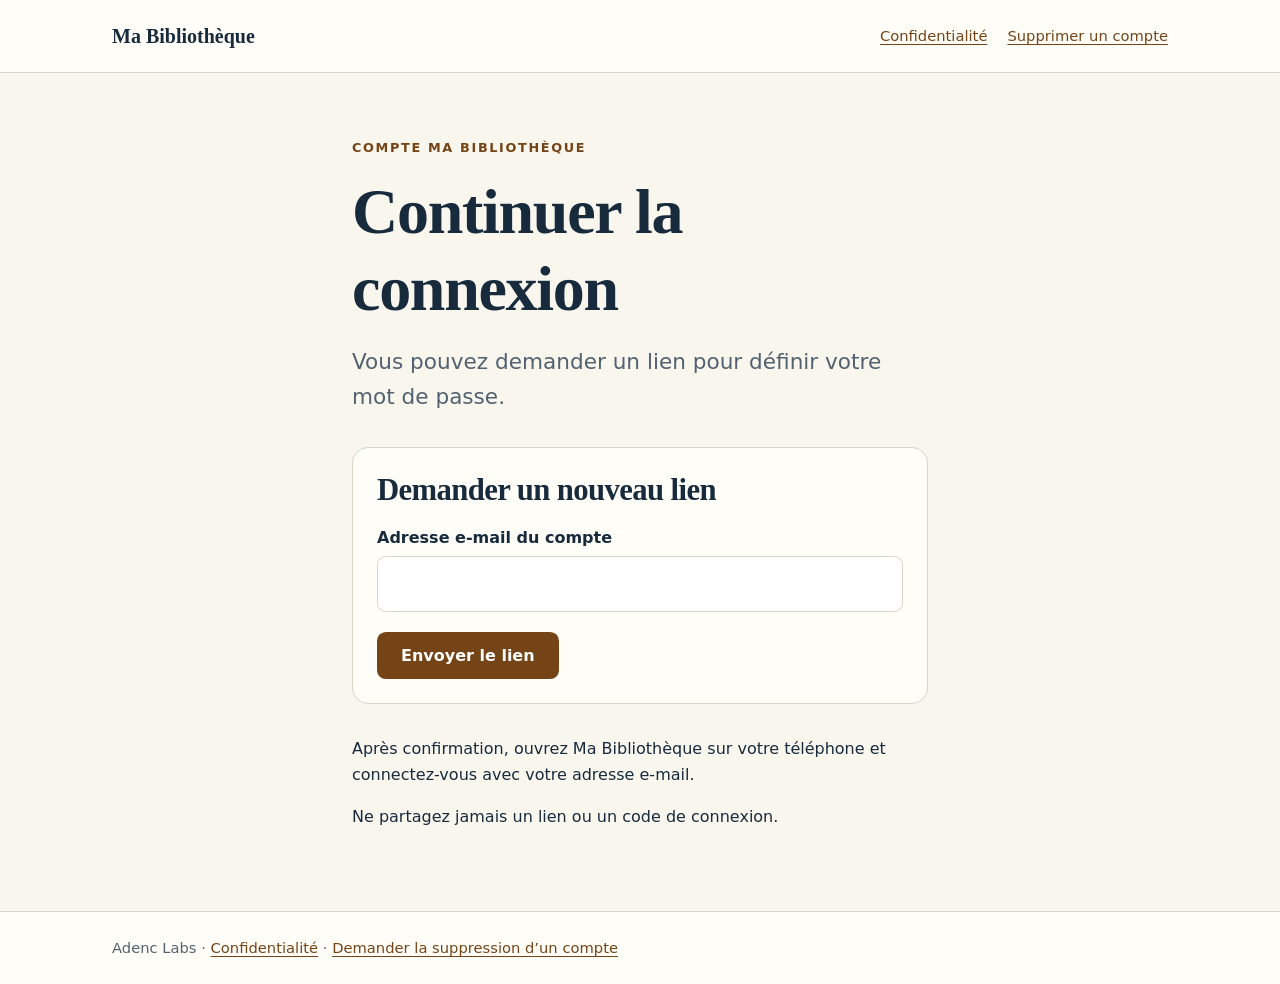
<file: index.html>
<!doctype html>
<html lang="fr">
<head>
  <meta charset="utf-8">
  <meta name="viewport" content="width=device-width, initial-scale=1">
  <meta name="referrer" content="no-referrer">
  <meta http-equiv="Content-Security-Policy" content="default-src 'none'; style-src 'self'; script-src 'self'; connect-src https://biqufagdklropvjkxctp.supabase.co; base-uri 'none'; form-action 'none'">
  <title>Connexion — Ma Bibliothèque</title>
  <link rel="stylesheet" href="style.css">
  <script defer src="auth.js"></script>
</head>
<body>
  <a class="skip" href="#contenu">Aller au contenu</a>
  <header class="site-header"><div class="header-inner"><span class="brand">Ma Bibliothèque</span><nav class="header-nav" aria-label="Informations"><a href="confidentialite.html">Confidentialité</a><a href="suppression-compte.html">Supprimer un compte</a></nav></div></header>
  <main class="wrap auth-wrap" id="contenu">
    <p class="eyebrow">Compte Ma Bibliothèque</p>
    <h1>Continuer la connexion</h1>
    <p id="status" class="lead" role="status">Vérification du lien…</p>
    <form id="password-form" class="auth-card" hidden>
      <h2>Choisir un mot de passe</h2>
      <label for="password">Nouveau mot de passe</label>
      <input id="password" type="password" minlength="8" autocomplete="new-password" required>
      <label for="confirmation">Confirmer le mot de passe</label>
      <input id="confirmation" type="password" minlength="8" autocomplete="new-password" required>
      <button type="submit">Enregistrer</button>
    </form>
    <form id="recovery-form" class="auth-card" hidden>
      <h2>Demander un nouveau lien</h2>
      <label for="email">Adresse e-mail du compte</label>
      <input id="email" type="email" autocomplete="email" required>
      <button type="submit">Envoyer le lien</button>
    </form>
    <p>Après confirmation, ouvrez Ma Bibliothèque sur votre téléphone et connectez-vous avec votre adresse e-mail.</p>
    <p>Ne partagez jamais un lien ou un code de connexion.</p>
  </main>
  <footer class="site-footer"><div><p>Adenc Labs · <a href="confidentialite.html">Confidentialité</a> · <a href="suppression-compte.html">Demander la suppression d’un compte</a></p></div></footer>
</body>
</html>
</file>
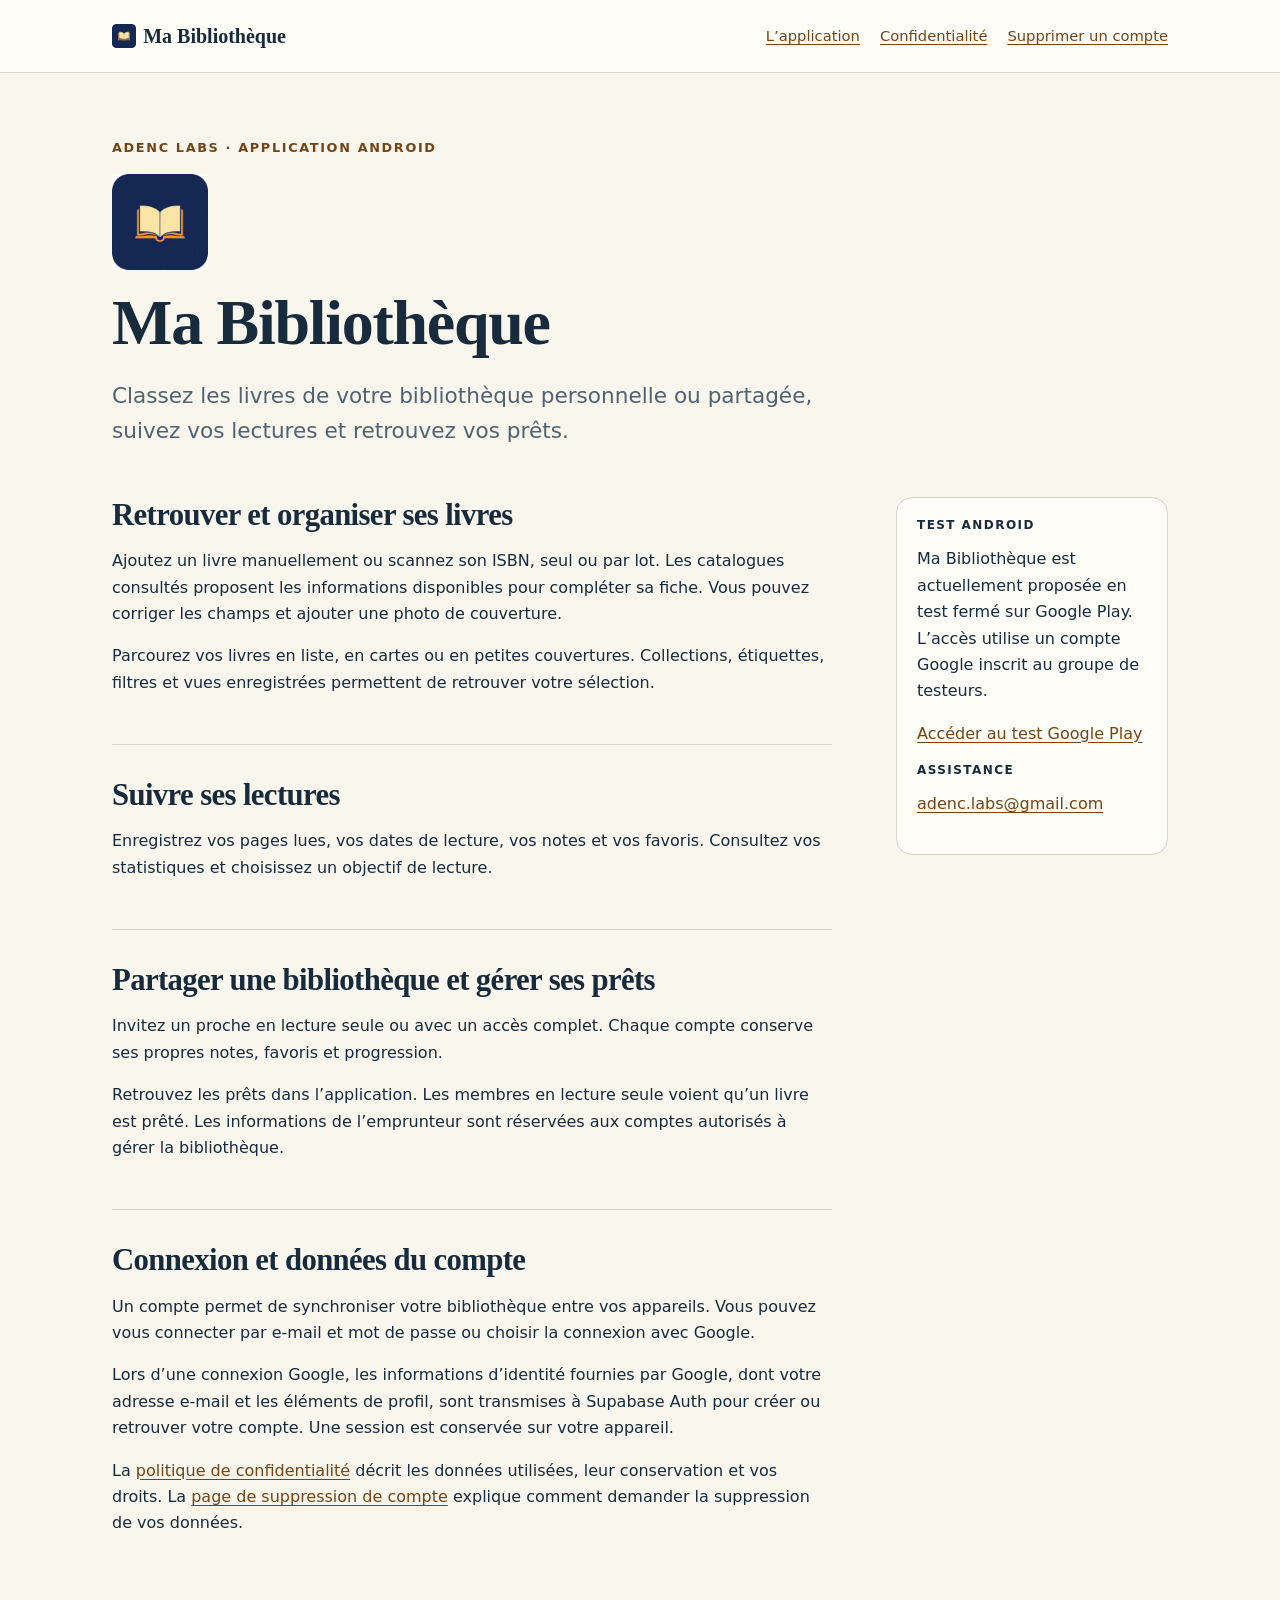
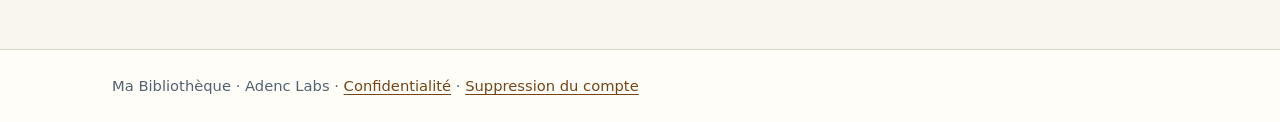
<file: application.html>
<!doctype html>
<html lang="fr">
<head>
  <meta charset="utf-8">
  <meta name="viewport" content="width=device-width, initial-scale=1">
  <meta name="referrer" content="no-referrer">
  <meta name="description" content="Ma Bibliothèque, l’application Android pour classer ses livres, suivre ses lectures et gérer les prêts d’une bibliothèque personnelle ou partagée.">
  <link rel="canonical" href="https://adncdr.github.io/mabibliotheque-pages/application.html">
  <link rel="icon" href="logo.png" type="image/png">
  <link rel="stylesheet" href="style.css">
  <title>Ma Bibliothèque — Adenc Labs</title>
</head>
<body>
  <a class="skip" href="#contenu">Aller au contenu</a>
  <header class="site-header">
    <div class="header-inner">
      <a class="brand" href="application.html"><img class="brand-mark" src="logo.png" alt="" width="32" height="32">Ma Bibliothèque</a>
      <nav class="header-nav" aria-label="Pages d’information">
        <a href="application.html" aria-current="page">L’application</a>
        <a href="confidentialite.html">Confidentialité</a>
        <a href="suppression-compte.html">Supprimer un compte</a>
      </nav>
    </div>
  </header>
  <main class="wrap" id="contenu">
    <p class="eyebrow">Adenc Labs · Application Android</p>
    <img src="logo.png" alt="Icône de Ma Bibliothèque" width="96" height="96">
    <h1>Ma Bibliothèque</h1>
    <p class="lead">Classez les livres de votre bibliothèque personnelle ou partagée, suivez vos lectures et retrouvez vos prêts.</p>
    <div class="page-grid">
      <article class="article" aria-label="Présentation de l’application">
        <section aria-labelledby="livres">
          <h2 id="livres">Retrouver et organiser ses livres</h2>
          <p>Ajoutez un livre manuellement ou scannez son ISBN, seul ou par lot. Les catalogues consultés proposent les informations disponibles pour compléter sa fiche. Vous pouvez corriger les champs et ajouter une photo de couverture.</p>
          <p>Parcourez vos livres en liste, en cartes ou en petites couvertures. Collections, étiquettes, filtres et vues enregistrées permettent de retrouver votre sélection.</p>
        </section>
        <section aria-labelledby="lecture">
          <h2 id="lecture">Suivre ses lectures</h2>
          <p>Enregistrez vos pages lues, vos dates de lecture, vos notes et vos favoris. Consultez vos statistiques et choisissez un objectif de lecture.</p>
        </section>
        <section aria-labelledby="partage">
          <h2 id="partage">Partager une bibliothèque et gérer ses prêts</h2>
          <p>Invitez un proche en lecture seule ou avec un accès complet. Chaque compte conserve ses propres notes, favoris et progression.</p>
          <p>Retrouvez les prêts dans l’application. Les membres en lecture seule voient qu’un livre est prêté. Les informations de l’emprunteur sont réservées aux comptes autorisés à gérer la bibliothèque.</p>
        </section>
        <section aria-labelledby="google">
          <h2 id="google">Connexion et données du compte</h2>
          <p>Un compte permet de synchroniser votre bibliothèque entre vos appareils. Vous pouvez vous connecter par e-mail et mot de passe ou choisir la connexion avec Google.</p>
          <p>Lors d’une connexion Google, les informations d’identité fournies par Google, dont votre adresse e-mail et les éléments de profil, sont transmises à Supabase Auth pour créer ou retrouver votre compte. Une session est conservée sur votre appareil.</p>
          <p>La <a href="confidentialite.html">politique de confidentialité</a> décrit les données utilisées, leur conservation et vos droits. La <a href="suppression-compte.html">page de suppression de compte</a> explique comment demander la suppression de vos données.</p>
        </section>
      </article>
      <aside class="toc" aria-labelledby="acces">
        <h2 id="acces">Test Android</h2>
        <p>Ma Bibliothèque est actuellement proposée en test fermé sur Google Play. L’accès utilise un compte Google inscrit au groupe de testeurs.</p>
        <p><a href="https://play.google.com/apps/testing/nc.mabibliotheque.app">Accéder au test Google Play</a></p>
        <h2>Assistance</h2>
        <p><a href="mailto:adenc.labs@gmail.com">adenc.labs@gmail.com</a></p>
      </aside>
    </div>
  </main>
  <footer class="site-footer"><div><p>Ma Bibliothèque · Adenc Labs · <a href="confidentialite.html">Confidentialité</a> · <a href="suppression-compte.html">Suppression du compte</a></p></div></footer>
</body>
</html>
</file>
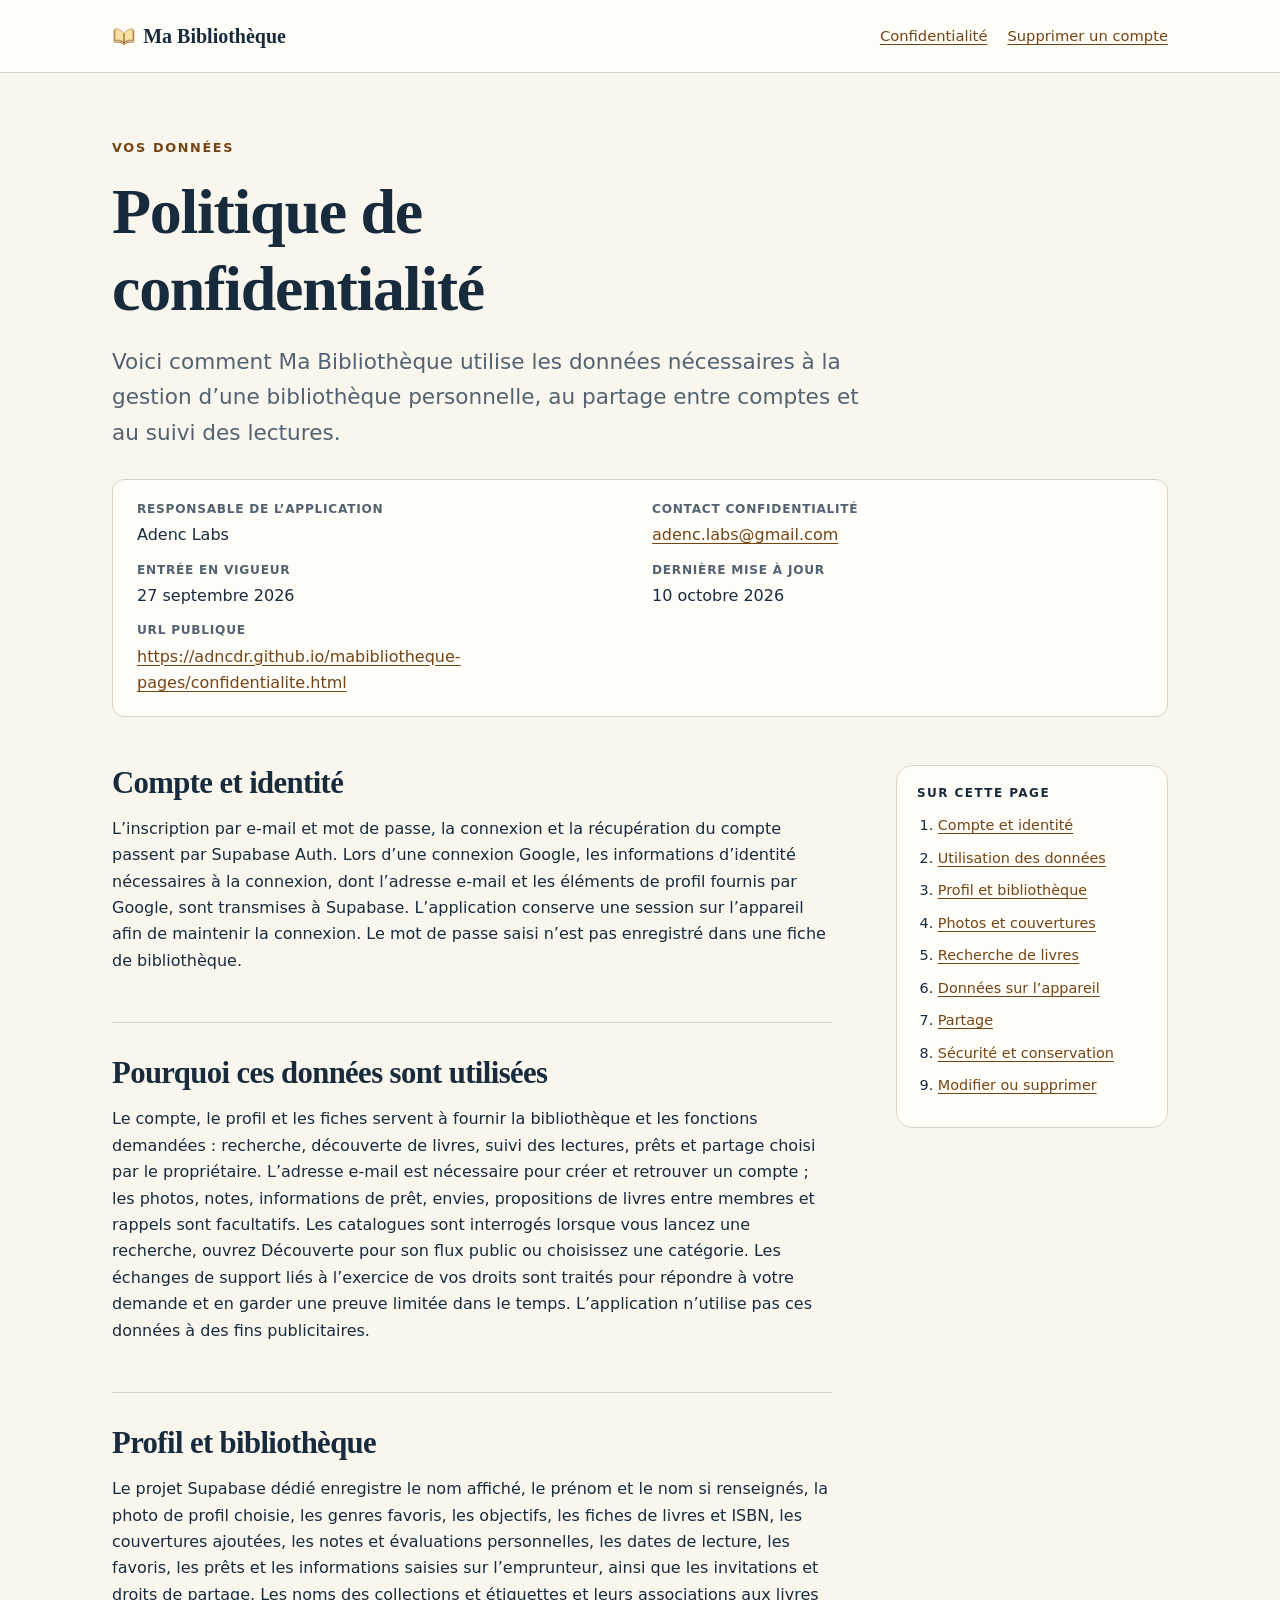
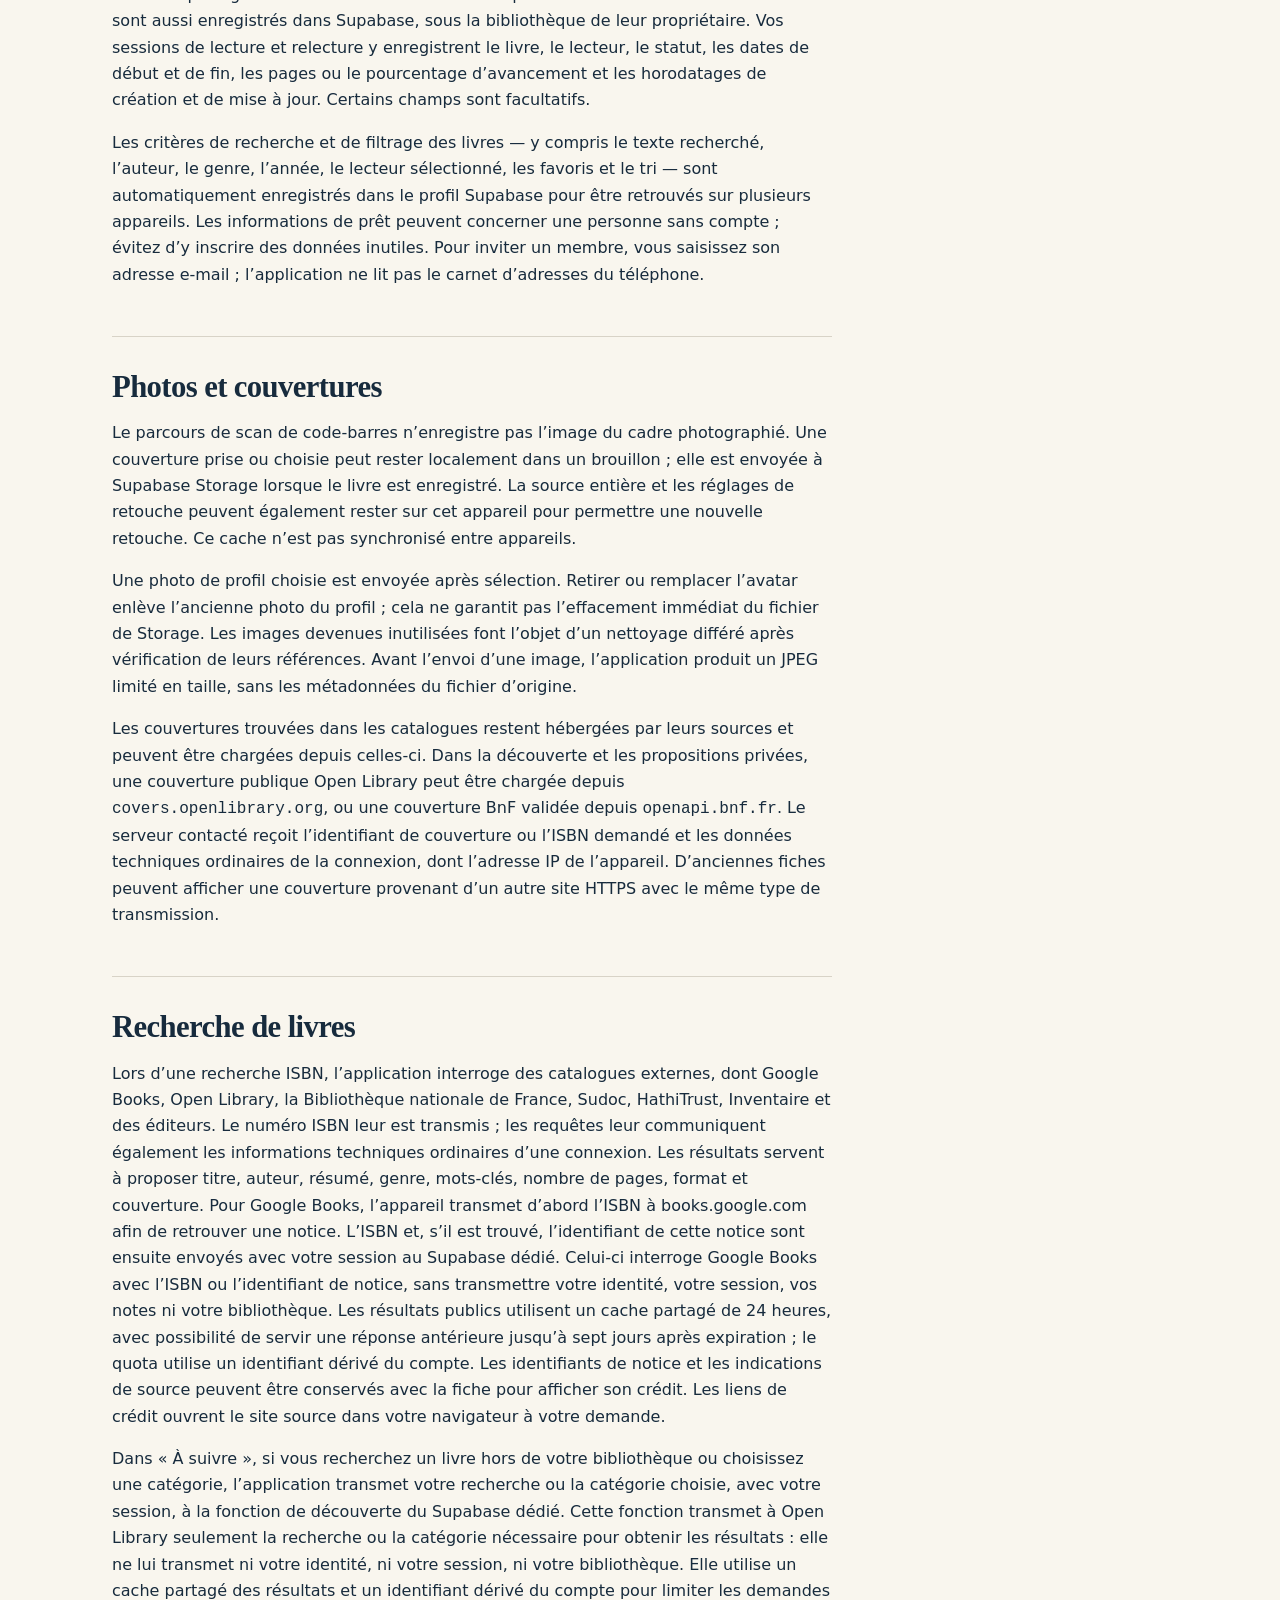
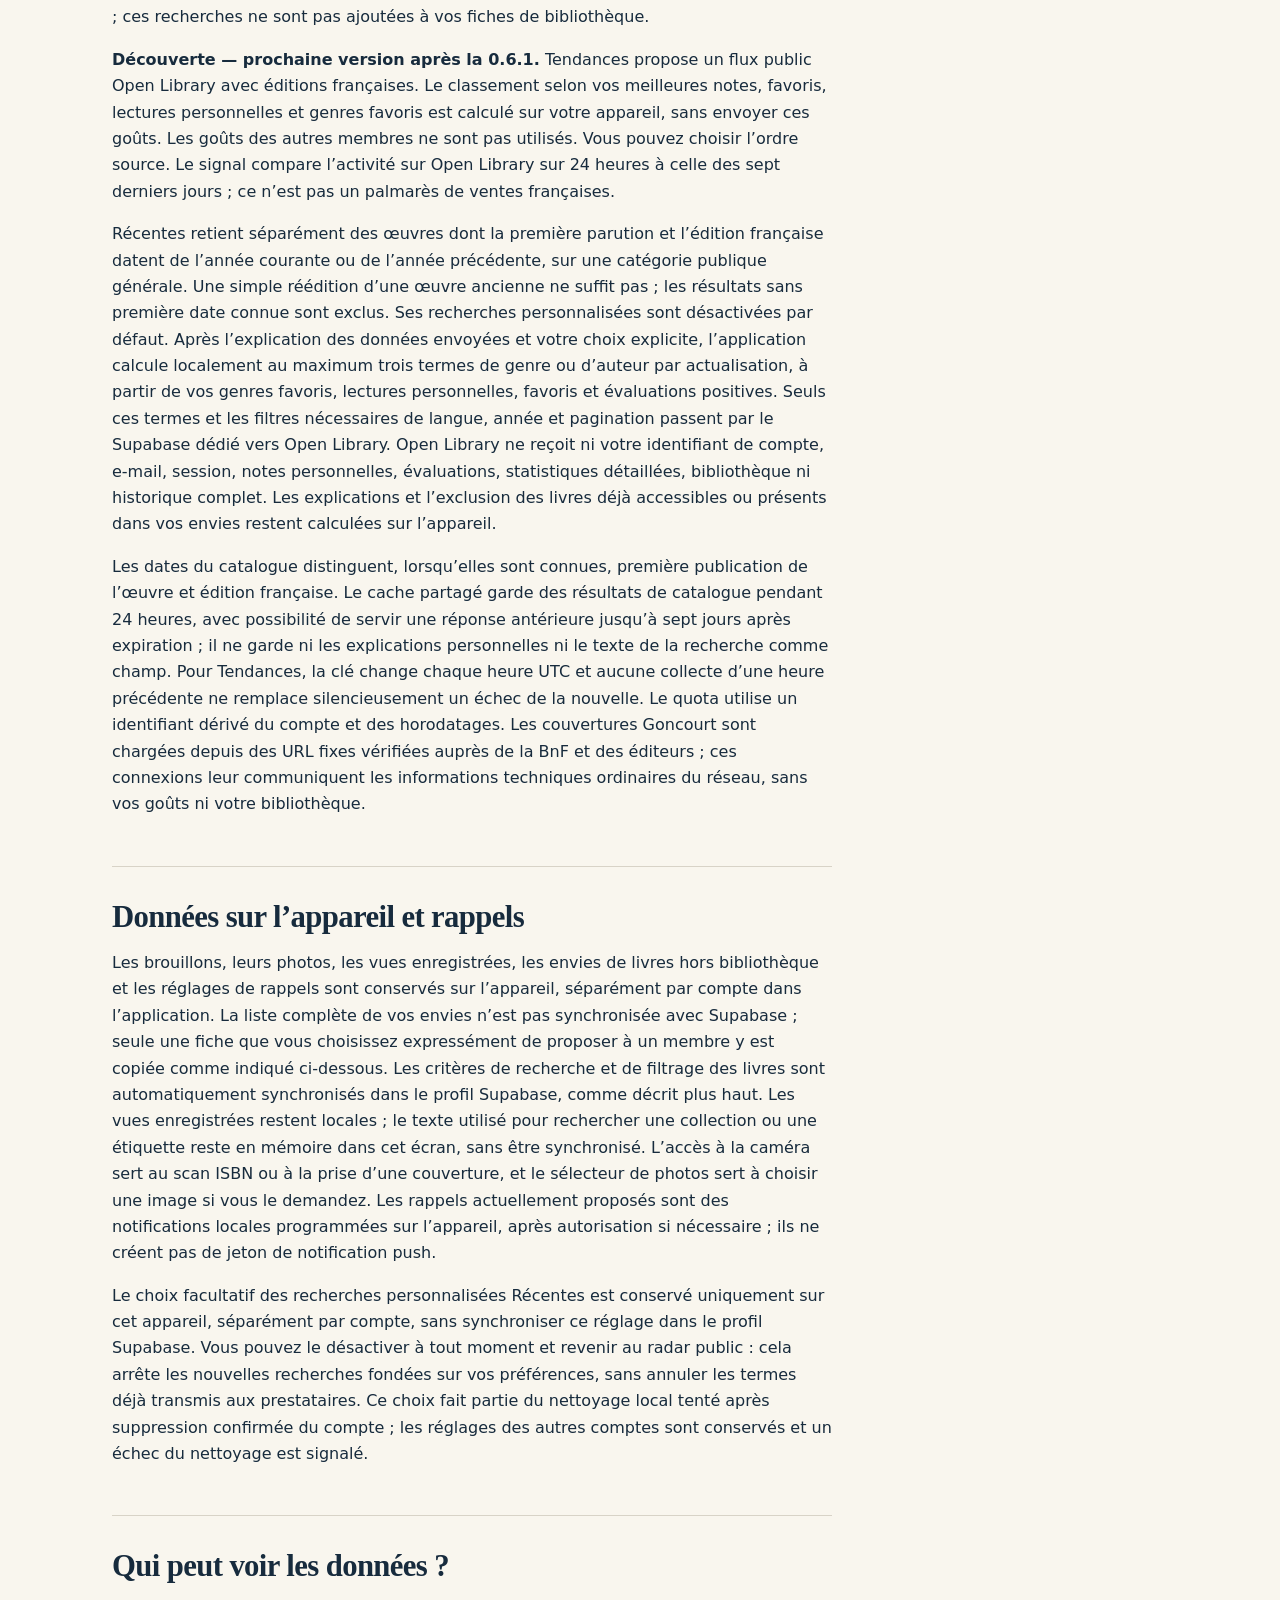
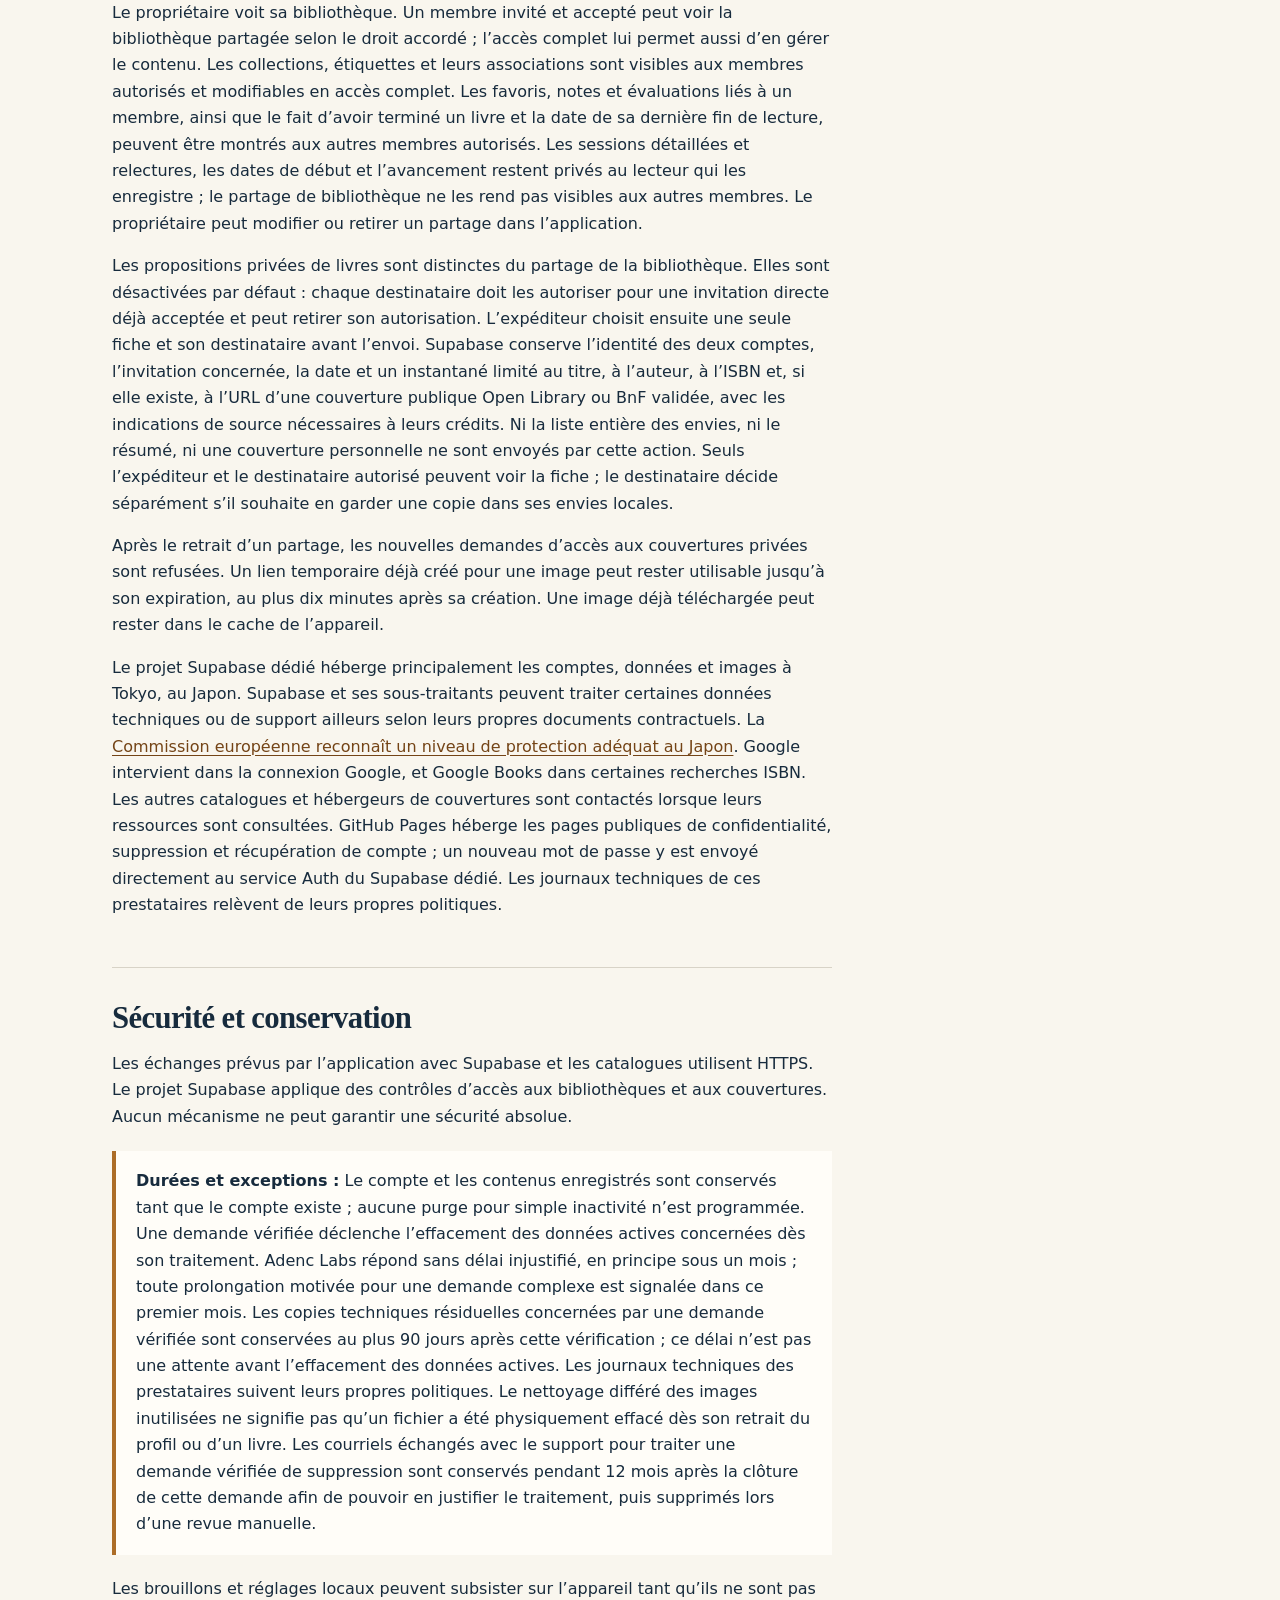
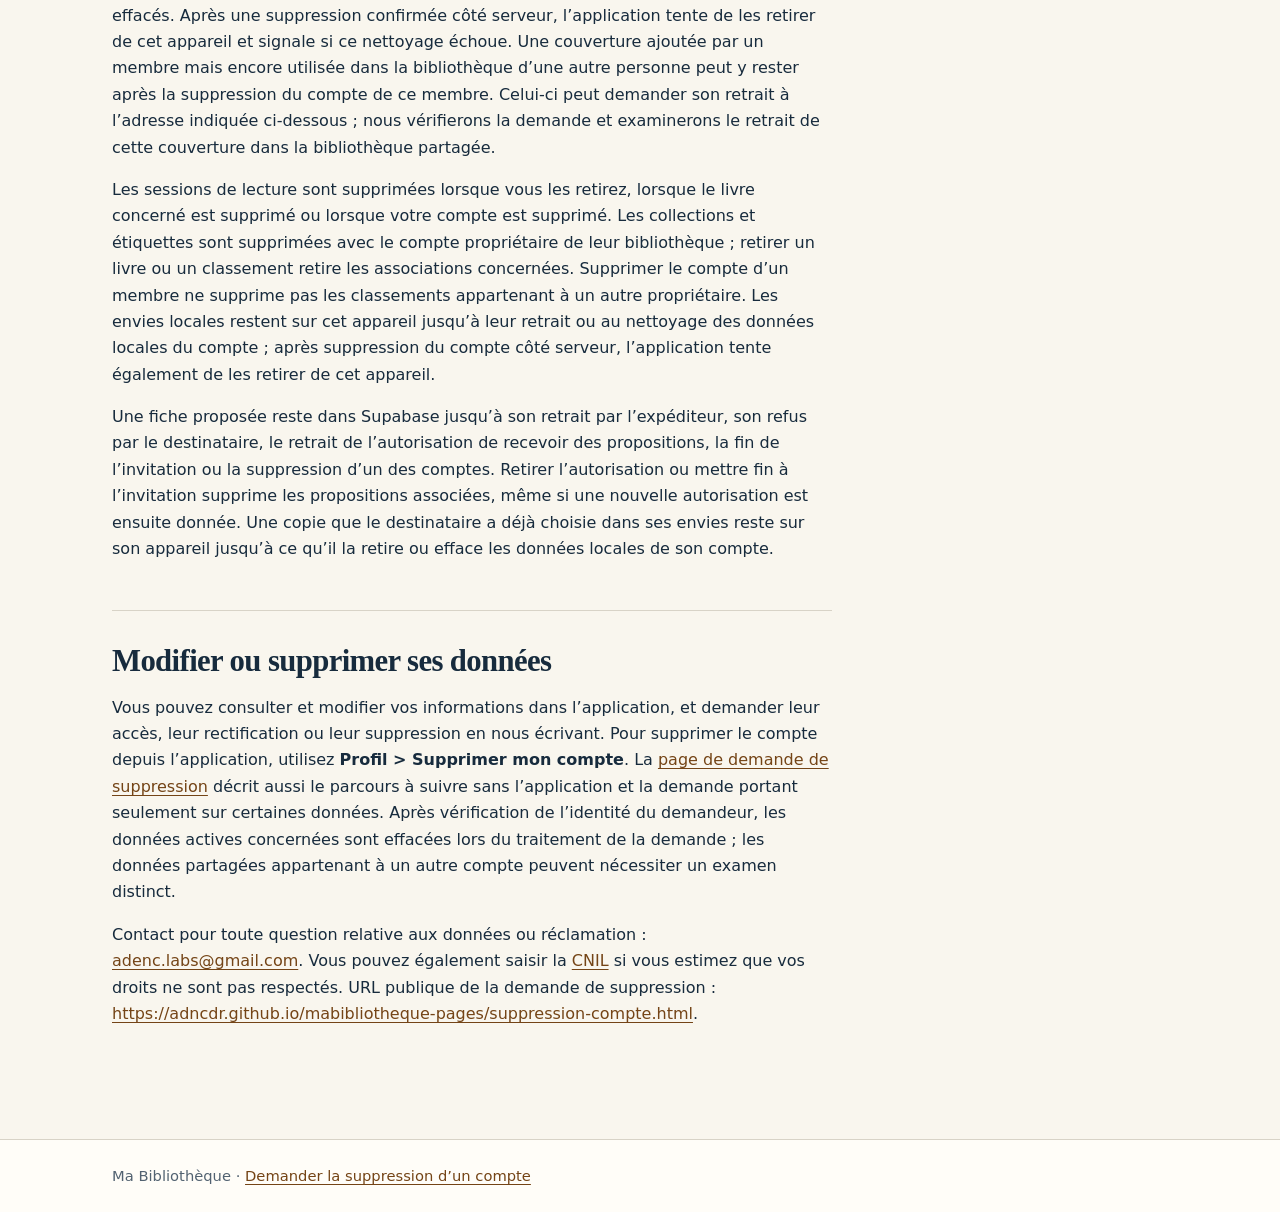
<file: confidentialite.html>
<!doctype html>
<html lang="fr">
<head>
  <meta charset="utf-8">
  <meta name="viewport" content="width=device-width, initial-scale=1">
  <meta name="referrer" content="no-referrer">
  <link rel="canonical" href="https://adncdr.github.io/mabibliotheque-pages/confidentialite.html">
  <meta name="description" content="Politique de confidentialité de Ma Bibliothèque : données de compte, bibliothèque, images, partage et suppression.">
  <title>Politique de confidentialité — Ma Bibliothèque</title>
  <link rel="stylesheet" href="style.css">
</head>
<body>
  <a class="skip" href="#contenu">Aller au contenu</a>
  <header class="site-header"><div class="header-inner">
    <a class="brand" href="confidentialite.html"><svg class="brand-mark" viewBox="0 0 44 44" aria-hidden="true" focusable="false"><path d="M3.9 12v19.6c8.1-1.6 14.7-.8 18 3.4 3.3-4.2 9.9-5 18-3.4V12" fill="none" stroke="currentColor" stroke-width="1.8" stroke-linecap="round"/><path d="M2.8 33.7c8.2-1.3 15.6-1.5 19.1 2.4 3.5-3.9 10.9-3.7 19.1-2.4V35c-8.3-.9-14.6-.9-17 2-1.3 1.5-2.9 1.5-4.2 0-2.4-2.9-8.7-2.9-17-2z" fill="currentColor"/><path d="M21.9 17.6C17.9 10.4 10 8.8 5.4 8.8v21.1c7.5-1.1 13.4.2 16.5 4.2zM21.9 17.6c4-7.2 12.8-8.8 16.4-8.8v21.1c-7.4-1.1-12.9.2-16.4 4.2z" fill="#f8e0a0" stroke="#744416" stroke-width=".75"/><path d="M21.9 17.6v16.5" stroke="#744416" stroke-width=".65"/></svg>Ma Bibliothèque</a>
    <nav class="header-nav" aria-label="Pages d’information"><a aria-current="page" href="confidentialite.html">Confidentialité</a><a href="suppression-compte.html">Supprimer un compte</a></nav>
  </div></header>
  <main class="wrap" id="contenu">
    <!-- Complément Google Books et provenance du 10 octobre 2026. Historique Découverte du 4 octobre et P1 du 3 octobre conservé dans le README. -->
    <p class="eyebrow">Vos données</p>
    <h1>Politique de confidentialité</h1>
    <p class="lead">Voici comment Ma Bibliothèque utilise les données nécessaires à la gestion d’une bibliothèque personnelle, au partage entre comptes et au suivi des lectures.</p>
    <dl class="meta">
      <div><dt>Responsable de l’application</dt><dd>Adenc Labs</dd></div>
      <div><dt>Contact confidentialité</dt><dd><a href="mailto:adenc.labs@gmail.com">adenc.labs@gmail.com</a></dd></div>
      <div><dt>Entrée en vigueur</dt><dd>27 septembre 2026</dd></div>
      <div><dt>Dernière mise à jour</dt><dd>10 octobre 2026</dd></div>
      <div><dt>URL publique</dt><dd><a href="https://adncdr.github.io/mabibliotheque-pages/confidentialite.html">https://adncdr.github.io/mabibliotheque-pages/confidentialite.html</a></dd></div>
    </dl>
    <div class="page-grid">
      <article class="article">
        <section id="compte"><h2>Compte et identité</h2>
          <p>L’inscription par e-mail et mot de passe, la connexion et la récupération du compte passent par Supabase Auth. Lors d’une connexion Google, les informations d’identité nécessaires à la connexion, dont l’adresse e-mail et les éléments de profil fournis par Google, sont transmises à Supabase. L’application conserve une session sur l’appareil afin de maintenir la connexion. Le mot de passe saisi n’est pas enregistré dans une fiche de bibliothèque.</p>
        </section>
        <section id="finalites"><h2>Pourquoi ces données sont utilisées</h2>
          <p>Le compte, le profil et les fiches servent à fournir la bibliothèque et les fonctions demandées : recherche, découverte de livres, suivi des lectures, prêts et partage choisi par le propriétaire. L’adresse e-mail est nécessaire pour créer et retrouver un compte ; les photos, notes, informations de prêt, envies, propositions de livres entre membres et rappels sont facultatifs. Les catalogues sont interrogés lorsque vous lancez une recherche, ouvrez Découverte pour son flux public ou choisissez une catégorie. Les échanges de support liés à l’exercice de vos droits sont traités pour répondre à votre demande et en garder une preuve limitée dans le temps. L’application n’utilise pas ces données à des fins publicitaires.</p>
        </section>
        <section id="bibliotheque"><h2>Profil et bibliothèque</h2>
          <p>Le projet Supabase dédié enregistre le nom affiché, le prénom et le nom si renseignés, la photo de profil choisie, les genres favoris, les objectifs, les fiches de livres et ISBN, les couvertures ajoutées, les notes et évaluations personnelles, les dates de lecture, les favoris, les prêts et les informations saisies sur l’emprunteur, ainsi que les invitations et droits de partage. Les noms des collections et étiquettes et leurs associations aux livres sont aussi enregistrés dans Supabase, sous la bibliothèque de leur propriétaire. Vos sessions de lecture et relecture y enregistrent le livre, le lecteur, le statut, les dates de début et de fin, les pages ou le pourcentage d’avancement et les horodatages de création et de mise à jour. Certains champs sont facultatifs.</p>
          <p>Les critères de recherche et de filtrage des livres — y compris le texte recherché, l’auteur, le genre, l’année, le lecteur sélectionné, les favoris et le tri — sont automatiquement enregistrés dans le profil Supabase pour être retrouvés sur plusieurs appareils. Les informations de prêt peuvent concerner une personne sans compte ; évitez d’y inscrire des données inutiles. Pour inviter un membre, vous saisissez son adresse e-mail ; l’application ne lit pas le carnet d’adresses du téléphone.</p>
        </section>
        <section id="images"><h2>Photos et couvertures</h2>
          <p>Le parcours de scan de code-barres n’enregistre pas l’image du cadre photographié. Une couverture prise ou choisie peut rester localement dans un brouillon ; elle est envoyée à Supabase Storage lorsque le livre est enregistré. La source entière et les réglages de retouche peuvent également rester sur cet appareil pour permettre une nouvelle retouche. Ce cache n’est pas synchronisé entre appareils.</p>
          <p>Une photo de profil choisie est envoyée après sélection. Retirer ou remplacer l’avatar enlève l’ancienne photo du profil ; cela ne garantit pas l’effacement immédiat du fichier de Storage. Les images devenues inutilisées font l’objet d’un nettoyage différé après vérification de leurs références. Avant l’envoi d’une image, l’application produit un JPEG limité en taille, sans les métadonnées du fichier d’origine.</p>
          <p>Les couvertures trouvées dans les catalogues restent hébergées par leurs sources et peuvent être chargées depuis celles-ci. Dans la découverte et les propositions privées, une couverture publique Open Library peut être chargée depuis <code>covers.openlibrary.org</code>, ou une couverture BnF validée depuis <code>openapi.bnf.fr</code>. Le serveur contacté reçoit l’identifiant de couverture ou l’ISBN demandé et les données techniques ordinaires de la connexion, dont l’adresse IP de l’appareil. D’anciennes fiches peuvent afficher une couverture provenant d’un autre site HTTPS avec le même type de transmission.</p>
        </section>
        <section id="recherche"><h2>Recherche de livres</h2>
          <p>Lors d’une recherche ISBN, l’application interroge des catalogues externes, dont Google Books, Open Library, la Bibliothèque nationale de France, Sudoc, HathiTrust, Inventaire et des éditeurs. Le numéro ISBN leur est transmis ; les requêtes leur communiquent également les informations techniques ordinaires d’une connexion. Les résultats servent à proposer titre, auteur, résumé, genre, mots-clés, nombre de pages, format et couverture. Pour Google Books, l’appareil transmet d’abord l’ISBN à books.google.com afin de retrouver une notice. L’ISBN et, s’il est trouvé, l’identifiant de cette notice sont ensuite envoyés avec votre session au Supabase dédié. Celui-ci interroge Google Books avec l’ISBN ou l’identifiant de notice, sans transmettre votre identité, votre session, vos notes ni votre bibliothèque. Les résultats publics utilisent un cache partagé de 24 heures, avec possibilité de servir une réponse antérieure jusqu’à sept jours après expiration ; le quota utilise un identifiant dérivé du compte. Les identifiants de notice et les indications de source peuvent être conservés avec la fiche pour afficher son crédit. Les liens de crédit ouvrent le site source dans votre navigateur à votre demande.</p>
          <p>Dans « À suivre », si vous recherchez un livre hors de votre bibliothèque ou choisissez une catégorie, l’application transmet votre recherche ou la catégorie choisie, avec votre session, à la fonction de découverte du Supabase dédié. Cette fonction transmet à Open Library seulement la recherche ou la catégorie nécessaire pour obtenir les résultats : elle ne lui transmet ni votre identité, ni votre session, ni votre bibliothèque. Elle utilise un cache partagé des résultats et un identifiant dérivé du compte pour limiter les demandes ; ces recherches ne sont pas ajoutées à vos fiches de bibliothèque.</p>
          <p><strong>Découverte — prochaine version après la 0.6.1.</strong> Tendances propose un flux public Open Library avec éditions françaises. Le classement selon vos meilleures notes, favoris, lectures personnelles et genres favoris est calculé sur votre appareil, sans envoyer ces goûts. Les goûts des autres membres ne sont pas utilisés. Vous pouvez choisir l’ordre source. Le signal compare l’activité sur Open Library sur 24 heures à celle des sept derniers jours ; ce n’est pas un palmarès de ventes françaises.</p>
          <p>Récentes retient séparément des œuvres dont la première parution et l’édition française datent de l’année courante ou de l’année précédente, sur une catégorie publique générale. Une simple réédition d’une œuvre ancienne ne suffit pas ; les résultats sans première date connue sont exclus. Ses recherches personnalisées sont désactivées par défaut. Après l’explication des données envoyées et votre choix explicite, l’application calcule localement au maximum trois termes de genre ou d’auteur par actualisation, à partir de vos genres favoris, lectures personnelles, favoris et évaluations positives. Seuls ces termes et les filtres nécessaires de langue, année et pagination passent par le Supabase dédié vers Open Library. Open Library ne reçoit ni votre identifiant de compte, e-mail, session, notes personnelles, évaluations, statistiques détaillées, bibliothèque ni historique complet. Les explications et l’exclusion des livres déjà accessibles ou présents dans vos envies restent calculées sur l’appareil.</p>
          <p>Les dates du catalogue distinguent, lorsqu’elles sont connues, première publication de l’œuvre et édition française. Le cache partagé garde des résultats de catalogue pendant 24 heures, avec possibilité de servir une réponse antérieure jusqu’à sept jours après expiration ; il ne garde ni les explications personnelles ni le texte de la recherche comme champ. Pour Tendances, la clé change chaque heure UTC et aucune collecte d’une heure précédente ne remplace silencieusement un échec de la nouvelle. Le quota utilise un identifiant dérivé du compte et des horodatages. Les couvertures Goncourt sont chargées depuis des URL fixes vérifiées auprès de la BnF et des éditeurs ; ces connexions leur communiquent les informations techniques ordinaires du réseau, sans vos goûts ni votre bibliothèque.</p>
        </section>
        <section id="local"><h2>Données sur l’appareil et rappels</h2>
          <p>Les brouillons, leurs photos, les vues enregistrées, les envies de livres hors bibliothèque et les réglages de rappels sont conservés sur l’appareil, séparément par compte dans l’application. La liste complète de vos envies n’est pas synchronisée avec Supabase ; seule une fiche que vous choisissez expressément de proposer à un membre y est copiée comme indiqué ci-dessous. Les critères de recherche et de filtrage des livres sont automatiquement synchronisés dans le profil Supabase, comme décrit plus haut. Les vues enregistrées restent locales ; le texte utilisé pour rechercher une collection ou une étiquette reste en mémoire dans cet écran, sans être synchronisé. L’accès à la caméra sert au scan ISBN ou à la prise d’une couverture, et le sélecteur de photos sert à choisir une image si vous le demandez. Les rappels actuellement proposés sont des notifications locales programmées sur l’appareil, après autorisation si nécessaire ; ils ne créent pas de jeton de notification push.</p>
          <p>Le choix facultatif des recherches personnalisées Récentes est conservé uniquement sur cet appareil, séparément par compte, sans synchroniser ce réglage dans le profil Supabase. Vous pouvez le désactiver à tout moment et revenir au radar public : cela arrête les nouvelles recherches fondées sur vos préférences, sans annuler les termes déjà transmis aux prestataires. Ce choix fait partie du nettoyage local tenté après suppression confirmée du compte ; les réglages des autres comptes sont conservés et un échec du nettoyage est signalé.</p>
        </section>
        <section id="partage"><h2>Qui peut voir les données ?</h2>
          <p>Le propriétaire voit sa bibliothèque. Un membre invité et accepté peut voir la bibliothèque partagée selon le droit accordé ; l’accès complet lui permet aussi d’en gérer le contenu. Les collections, étiquettes et leurs associations sont visibles aux membres autorisés et modifiables en accès complet. Les favoris, notes et évaluations liés à un membre, ainsi que le fait d’avoir terminé un livre et la date de sa dernière fin de lecture, peuvent être montrés aux autres membres autorisés. Les sessions détaillées et relectures, les dates de début et l’avancement restent privés au lecteur qui les enregistre ; le partage de bibliothèque ne les rend pas visibles aux autres membres. Le propriétaire peut modifier ou retirer un partage dans l’application.</p>
          <p>Les propositions privées de livres sont distinctes du partage de la bibliothèque. Elles sont désactivées par défaut : chaque destinataire doit les autoriser pour une invitation directe déjà acceptée et peut retirer son autorisation. L’expéditeur choisit ensuite une seule fiche et son destinataire avant l’envoi. Supabase conserve l’identité des deux comptes, l’invitation concernée, la date et un instantané limité au titre, à l’auteur, à l’ISBN et, si elle existe, à l’URL d’une couverture publique Open Library ou BnF validée, avec les indications de source nécessaires à leurs crédits. Ni la liste entière des envies, ni le résumé, ni une couverture personnelle ne sont envoyés par cette action. Seuls l’expéditeur et le destinataire autorisé peuvent voir la fiche ; le destinataire décide séparément s’il souhaite en garder une copie dans ses envies locales.</p>
          <p>Après le retrait d’un partage, les nouvelles demandes d’accès aux couvertures privées sont refusées. Un lien temporaire déjà créé pour une image peut rester utilisable jusqu’à son expiration, au plus dix minutes après sa création. Une image déjà téléchargée peut rester dans le cache de l’appareil.</p>
          <p>Le projet Supabase dédié héberge principalement les comptes, données et images à Tokyo, au Japon. Supabase et ses sous-traitants peuvent traiter certaines données techniques ou de support ailleurs selon leurs propres documents contractuels. La <a href="https://commission.europa.eu/law/law-topic/data-protection/international-dimension-data-protection/adequacy-decisions_en">Commission européenne reconnaît un niveau de protection adéquat au Japon</a>. Google intervient dans la connexion Google, et Google Books dans certaines recherches ISBN. Les autres catalogues et hébergeurs de couvertures sont contactés lorsque leurs ressources sont consultées. GitHub Pages héberge les pages publiques de confidentialité, suppression et récupération de compte ; un nouveau mot de passe y est envoyé directement au service Auth du Supabase dédié. Les journaux techniques de ces prestataires relèvent de leurs propres politiques.</p>
        </section>
        <section id="securite"><h2>Sécurité et conservation</h2>
          <p>Les échanges prévus par l’application avec Supabase et les catalogues utilisent HTTPS. Le projet Supabase applique des contrôles d’accès aux bibliothèques et aux couvertures. Aucun mécanisme ne peut garantir une sécurité absolue.</p>
          <div class="callout"><p><strong>Durées et exceptions :</strong> Le compte et les contenus enregistrés sont conservés tant que le compte existe ; aucune purge pour simple inactivité n’est programmée. Une demande vérifiée déclenche l’effacement des données actives concernées dès son traitement. Adenc Labs répond sans délai injustifié, en principe sous un mois ; toute prolongation motivée pour une demande complexe est signalée dans ce premier mois. Les copies techniques résiduelles concernées par une demande vérifiée sont conservées au plus 90 jours après cette vérification ; ce délai n’est pas une attente avant l’effacement des données actives. Les journaux techniques des prestataires suivent leurs propres politiques. Le nettoyage différé des images inutilisées ne signifie pas qu’un fichier a été physiquement effacé dès son retrait du profil ou d’un livre. Les courriels échangés avec le support pour traiter une demande vérifiée de suppression sont conservés pendant 12 mois après la clôture de cette demande afin de pouvoir en justifier le traitement, puis supprimés lors d’une revue manuelle.</p></div>
          <p>Les brouillons et réglages locaux peuvent subsister sur l’appareil tant qu’ils ne sont pas effacés. Après une suppression confirmée côté serveur, l’application tente de les retirer de cet appareil et signale si ce nettoyage échoue. Une couverture ajoutée par un membre mais encore utilisée dans la bibliothèque d’une autre personne peut y rester après la suppression du compte de ce membre. Celui-ci peut demander son retrait à l’adresse indiquée ci-dessous ; nous vérifierons la demande et examinerons le retrait de cette couverture dans la bibliothèque partagée.</p>
          <p>Les sessions de lecture sont supprimées lorsque vous les retirez, lorsque le livre concerné est supprimé ou lorsque votre compte est supprimé. Les collections et étiquettes sont supprimées avec le compte propriétaire de leur bibliothèque ; retirer un livre ou un classement retire les associations concernées. Supprimer le compte d’un membre ne supprime pas les classements appartenant à un autre propriétaire. Les envies locales restent sur cet appareil jusqu’à leur retrait ou au nettoyage des données locales du compte ; après suppression du compte côté serveur, l’application tente également de les retirer de cet appareil.</p>
          <p>Une fiche proposée reste dans Supabase jusqu’à son retrait par l’expéditeur, son refus par le destinataire, le retrait de l’autorisation de recevoir des propositions, la fin de l’invitation ou la suppression d’un des comptes. Retirer l’autorisation ou mettre fin à l’invitation supprime les propositions associées, même si une nouvelle autorisation est ensuite donnée. Une copie que le destinataire a déjà choisie dans ses envies reste sur son appareil jusqu’à ce qu’il la retire ou efface les données locales de son compte.</p>
        </section>
        <section id="suppression"><h2>Modifier ou supprimer ses données</h2>
          <p>Vous pouvez consulter et modifier vos informations dans l’application, et demander leur accès, leur rectification ou leur suppression en nous écrivant. Pour supprimer le compte depuis l’application, utilisez <strong>Profil &gt; Supprimer mon compte</strong>. La <a href="suppression-compte.html">page de demande de suppression</a> décrit aussi le parcours à suivre sans l’application et la demande portant seulement sur certaines données. Après vérification de l’identité du demandeur, les données actives concernées sont effacées lors du traitement de la demande ; les données partagées appartenant à un autre compte peuvent nécessiter un examen distinct.</p>
          <p>Contact pour toute question relative aux données ou réclamation : <a href="mailto:adenc.labs@gmail.com">adenc.labs@gmail.com</a>. Vous pouvez également saisir la <a href="https://www.cnil.fr/fr/plaintes">CNIL</a> si vous estimez que vos droits ne sont pas respectés. URL publique de la demande de suppression : <a href="https://adncdr.github.io/mabibliotheque-pages/suppression-compte.html">https://adncdr.github.io/mabibliotheque-pages/suppression-compte.html</a>.</p>
        </section>
      </article>
      <nav class="toc" aria-label="Sommaire"><h2>Sur cette page</h2><ol>
        <li><a href="#compte">Compte et identité</a></li><li><a href="#finalites">Utilisation des données</a></li><li><a href="#bibliotheque">Profil et bibliothèque</a></li><li><a href="#images">Photos et couvertures</a></li><li><a href="#recherche">Recherche de livres</a></li><li><a href="#local">Données sur l’appareil</a></li><li><a href="#partage">Partage</a></li><li><a href="#securite">Sécurité et conservation</a></li><li><a href="#suppression">Modifier ou supprimer</a></li>
      </ol></nav>
    </div>
  </main>
  <footer class="site-footer"><div><p>Ma Bibliothèque · <a href="suppression-compte.html">Demander la suppression d’un compte</a></p></div></footer>
</body>
</html>
</file>
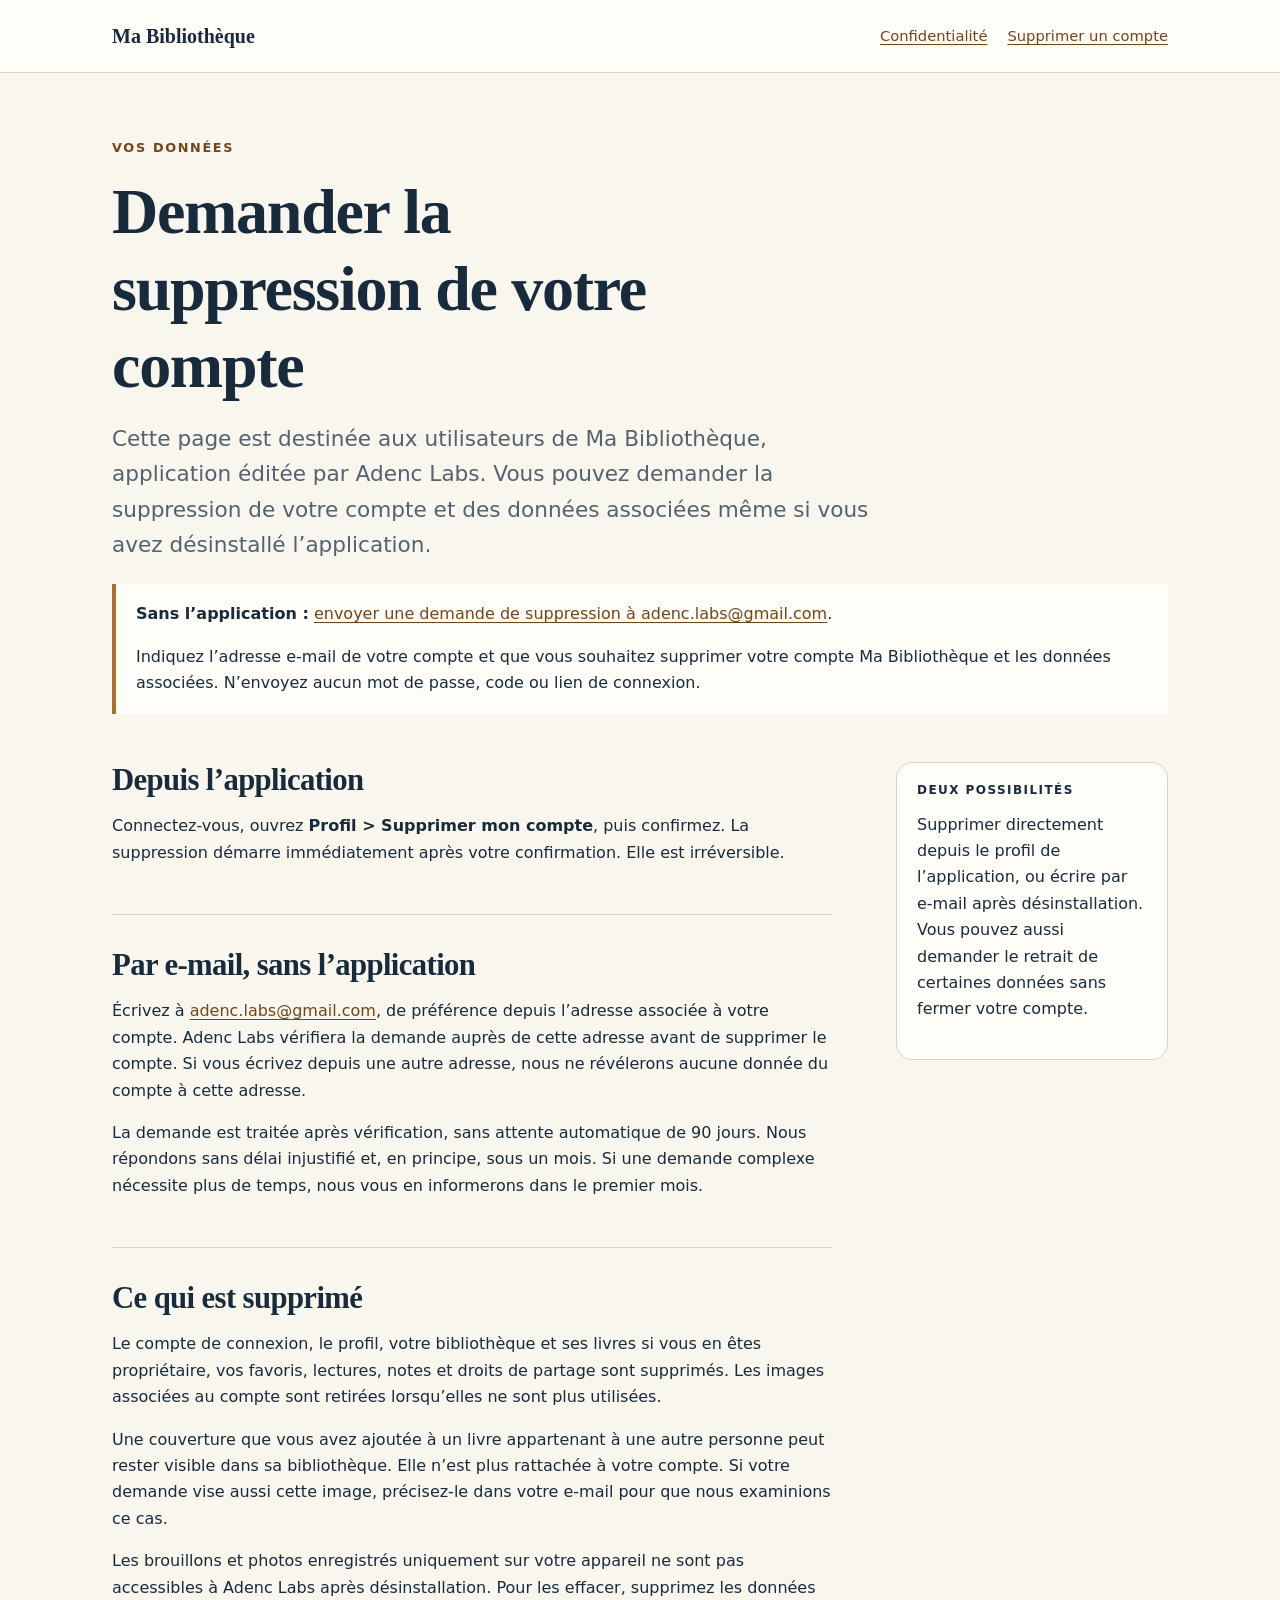
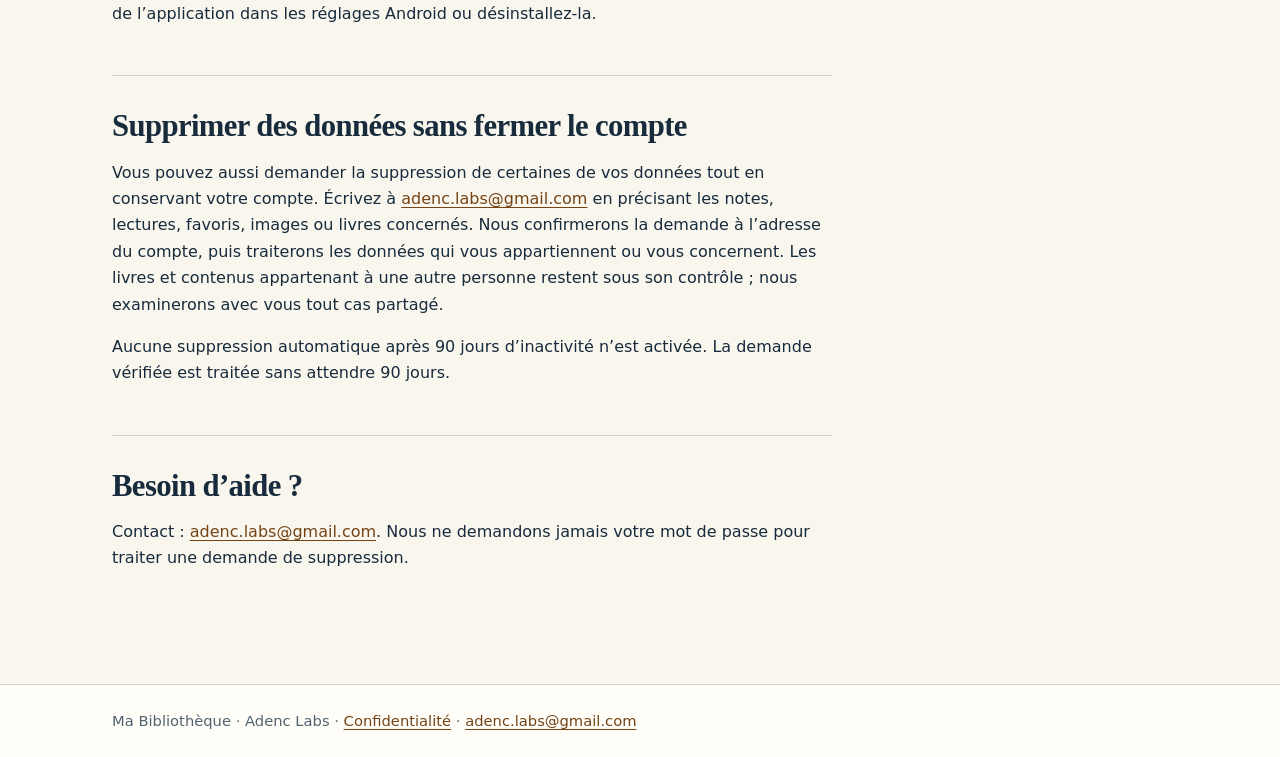
<file: suppression-compte.html>
<!doctype html>
<html lang="fr">
<head>
  <meta charset="utf-8">
  <meta name="viewport" content="width=device-width, initial-scale=1">
  <meta name="referrer" content="no-referrer">
  <meta name="description" content="Demander la suppression d’un compte Ma Bibliothèque et des données associées, même après désinstallation de l’application.">
  <link rel="canonical" href="https://adncdr.github.io/mabibliotheque-pages/suppression-compte.html">
  <title>Supprimer un compte — Ma Bibliothèque</title>
  <link rel="stylesheet" href="style.css">
</head>
<body>
  <a class="skip" href="#contenu">Aller au contenu</a>
  <header class="site-header"><div class="header-inner"><a class="brand" href="index.html">Ma Bibliothèque</a><nav class="header-nav" aria-label="Informations"><a href="confidentialite.html">Confidentialité</a><a aria-current="page" href="suppression-compte.html">Supprimer un compte</a></nav></div></header>
  <main class="wrap" id="contenu">
    <p class="eyebrow">Vos données</p>
    <h1>Demander la suppression de votre compte</h1>
    <p class="lead">Cette page est destinée aux utilisateurs de Ma Bibliothèque, application éditée par Adenc Labs. Vous pouvez demander la suppression de votre compte et des données associées même si vous avez désinstallé l’application.</p>
    <div class="callout"><p><strong>Sans l’application :</strong> <a href="mailto:adenc.labs@gmail.com?subject=Suppression%20du%20compte%20Ma%20Biblioth%C3%A8que">envoyer une demande de suppression à adenc.labs@gmail.com</a>.</p><p>Indiquez l’adresse e-mail de votre compte et que vous souhaitez supprimer votre compte Ma Bibliothèque et les données associées. N’envoyez aucun mot de passe, code ou lien de connexion.</p></div>
    <div class="page-grid"><div class="article">
      <section><h2>Depuis l’application</h2><p>Connectez-vous, ouvrez <strong>Profil &gt; Supprimer mon compte</strong>, puis confirmez. La suppression démarre immédiatement après votre confirmation. Elle est irréversible.</p></section>
      <section><h2>Par e-mail, sans l’application</h2><p>Écrivez à <a href="mailto:adenc.labs@gmail.com?subject=Suppression%20du%20compte%20Ma%20Biblioth%C3%A8que">adenc.labs@gmail.com</a>, de préférence depuis l’adresse associée à votre compte. Adenc Labs vérifiera la demande auprès de cette adresse avant de supprimer le compte. Si vous écrivez depuis une autre adresse, nous ne révélerons aucune donnée du compte à cette adresse.</p><p>La demande est traitée après vérification, sans attente automatique de 90 jours. Nous répondons sans délai injustifié et, en principe, sous un mois. Si une demande complexe nécessite plus de temps, nous vous en informerons dans le premier mois.</p></section>
      <section><h2>Ce qui est supprimé</h2><p>Le compte de connexion, le profil, votre bibliothèque et ses livres si vous en êtes propriétaire, vos favoris, lectures, notes et droits de partage sont supprimés. Les images associées au compte sont retirées lorsqu’elles ne sont plus utilisées.</p><p>Une couverture que vous avez ajoutée à un livre appartenant à une autre personne peut rester visible dans sa bibliothèque. Elle n’est plus rattachée à votre compte. Si votre demande vise aussi cette image, précisez-le dans votre e-mail pour que nous examinions ce cas.</p><p>Les brouillons et photos enregistrés uniquement sur votre appareil ne sont pas accessibles à Adenc Labs après désinstallation. Pour les effacer, supprimez les données de l’application dans les réglages Android ou désinstallez-la.</p></section>
      <section id="supprimer-des-donnees"><h2>Supprimer des données sans fermer le compte</h2><p>Vous pouvez aussi demander la suppression de certaines de vos données tout en conservant votre compte. Écrivez à <a href="mailto:adenc.labs@gmail.com?subject=Suppression%20de%20donn%C3%A9es%20Ma%20Biblioth%C3%A8que">adenc.labs@gmail.com</a> en précisant les notes, lectures, favoris, images ou livres concernés. Nous confirmerons la demande à l’adresse du compte, puis traiterons les données qui vous appartiennent ou vous concernent. Les livres et contenus appartenant à une autre personne restent sous son contrôle ; nous examinerons avec vous tout cas partagé.</p><p>Aucune suppression automatique après 90 jours d’inactivité n’est activée. La demande vérifiée est traitée sans attendre 90 jours.</p></section>
      <section><h2>Besoin d’aide ?</h2><p>Contact : <a href="mailto:adenc.labs@gmail.com">adenc.labs@gmail.com</a>. Nous ne demandons jamais votre mot de passe pour traiter une demande de suppression.</p></section>
    </div><nav class="toc" aria-label="Sur cette page"><h2>Deux possibilités</h2><p>Supprimer directement depuis le profil de l’application, ou écrire par e-mail après désinstallation. Vous pouvez aussi demander le retrait de certaines données sans fermer votre compte.</p></nav></div>
  </main>
  <footer class="site-footer"><div><p>Ma Bibliothèque · Adenc Labs · <a href="confidentialite.html">Confidentialité</a> · <a href="mailto:adenc.labs@gmail.com">adenc.labs@gmail.com</a></p></div></footer>
</body>
</html>
</file>
<file: style.css>
:root {
  color-scheme: light;
  --paper: #f9f6ee;
  --surface: #fffdf8;
  --ink: #172b3d;
  --muted: #526271;
  --line: #d8d3c7;
  --accent: #ac6d28;
  --accent-dark: #744416;
  --draft: #693b13;
  --draft-bg: #fff0d6;
}
* { box-sizing: border-box; }
html { scroll-behavior: smooth; }
body { margin: 0; background: var(--paper); color: var(--ink); font: 1rem/1.65 system-ui, -apple-system, BlinkMacSystemFont, "Segoe UI", sans-serif; }
a { color: var(--accent-dark); text-underline-offset: .2em; }
a:hover { color: #523009; }
a:focus-visible { outline: 3px solid var(--accent); outline-offset: 4px; border-radius: 2px; }
.skip { position: absolute; left: 1rem; top: -6rem; z-index: 10; padding: .5rem .75rem; background: var(--surface); }
.skip:focus { top: .5rem; }
.site-header { border-bottom: 1px solid var(--line); background: var(--surface); }
.header-inner, .wrap, .site-footer > div { max-width: 72rem; margin: 0 auto; padding: 0 clamp(1rem, 4vw, 3rem); }
.header-inner { min-height: 4.5rem; display: flex; align-items: center; justify-content: space-between; gap: 1rem; }
.brand { display: inline-flex; align-items: center; font-family: Georgia, serif; font-size: 1.25rem; font-weight: bold; text-decoration: none; color: var(--ink); }
.brand-mark { width: 1.5rem; height: 1.5rem; flex: none; color: var(--accent); margin-right: .45rem; }
.header-nav { display: flex; flex-wrap: wrap; gap: .35rem 1.25rem; font-size: .92rem; }
.wrap { padding-top: clamp(2rem, 5vw, 4rem); padding-bottom: 4rem; }
.draft { border: 1px solid #d29b55; background: var(--draft-bg); color: var(--draft); border-radius: .75rem; padding: .9rem 1.15rem; margin-bottom: 2rem; }
.draft strong { display: block; font-size: .95rem; text-transform: uppercase; letter-spacing: .08em; }
.draft p { margin: .2rem 0 0; }
.eyebrow { color: var(--accent-dark); letter-spacing: .13em; font-size: .8rem; font-weight: 750; text-transform: uppercase; }
h1, h2, h3 { font-family: Georgia, serif; line-height: 1.2; letter-spacing: -.02em; }
h1 { max-width: 18ch; font-size: clamp(2.3rem, 5vw, 4.25rem); margin: .4rem 0 1rem; }
h2 { font-size: clamp(1.5rem, 2.4vw, 2rem); margin: 0 0 .9rem; }
h3 { font-size: 1.2rem; margin: 1.6rem 0 .5rem; }
p { margin: 0 0 1rem; }
.lead { font-size: clamp(1.1rem, 1.8vw, 1.35rem); color: var(--muted); max-width: 48rem; }
.page-grid { display: grid; grid-template-columns: minmax(0, 1fr) 17rem; gap: clamp(2rem, 5vw, 5rem); align-items: start; margin-top: 3rem; }
.article { min-width: 0; }
.article a { overflow-wrap: anywhere; }
.article section { border-top: 1px solid var(--line); padding: 2rem 0; scroll-margin-top: 1rem; }
.article section:first-child { border-top: 0; padding-top: 0; }
.article ul, .article ol { padding-left: 1.4rem; margin: .4rem 0 1rem; }
.article li { margin: 0 0 .5rem; }
.toc { position: sticky; top: 1.5rem; background: var(--surface); border: 1px solid var(--line); border-radius: 1rem; padding: 1.25rem; }
.toc h2 { font: 750 .75rem/1.3 system-ui, sans-serif; letter-spacing: .12em; text-transform: uppercase; margin: 0 0 .8rem; }
.toc ol { margin: 0; padding-left: 1.3rem; font-size: .9rem; }
.toc li { margin-bottom: .55rem; }
.meta { display: grid; grid-template-columns: repeat(2, minmax(0, 1fr)); gap: .7rem 1.5rem; margin: 1.75rem 0 0; padding: 1.2rem 1.5rem; border: 1px solid var(--line); background: var(--surface); border-radius: .75rem; }
.meta div { min-width: 0; }
.meta dt { font-size: .76rem; font-weight: 750; color: var(--muted); text-transform: uppercase; letter-spacing: .06em; }
.meta dd { margin: .2rem 0 0; overflow-wrap: anywhere; }
.todo { background: #fff2d9; color: #683b15; padding: .08em .3em; border-radius: .2em; }
.callout { border-left: .3rem solid var(--accent); background: var(--surface); padding: 1.1rem 1.25rem; margin: 1.3rem 0; }
.callout > :last-child { margin-bottom: 0; }
.site-footer { border-top: 1px solid var(--line); background: var(--surface); color: var(--muted); font-size: .92rem; }
.site-footer > div { padding-top: 1.5rem; padding-bottom: 1.5rem; }
.site-footer p { margin: 0; }
@media (max-width: 48rem) { .header-inner { align-items: flex-start; flex-direction: column; justify-content: center; padding-top: .85rem; padding-bottom: .85rem; } .page-grid { display: block; } .toc { position: static; margin-bottom: 2rem; } .meta { grid-template-columns: 1fr; } }
@media print { body { background: white; } .skip, .toc { display: none; } .wrap { padding: 1rem 0; } .page-grid { display: block; } a { color: inherit; } }
.auth-wrap { min-height: calc(100vh - 11rem); max-width: 42rem; }
.auth-wrap h1 { max-width: none; }
.auth-card { padding: 1.5rem; border: 1px solid var(--line); border-radius: 1rem; background: var(--surface); margin: 2rem 0; }
.auth-card label { display: block; font-weight: 700; margin: 1rem 0 .3rem; }
.auth-card input { width: 100%; padding: .85rem; border: 1px solid var(--line); border-radius: .55rem; font: inherit; }
.auth-card button { border: 0; border-radius: .55rem; padding: .85rem 1.5rem; margin-top: 1.3rem; background: var(--accent-dark); color: white; font: 700 1rem system-ui; cursor: pointer; }
.auth-card button:disabled { opacity: .5; cursor: wait; }
</file>
